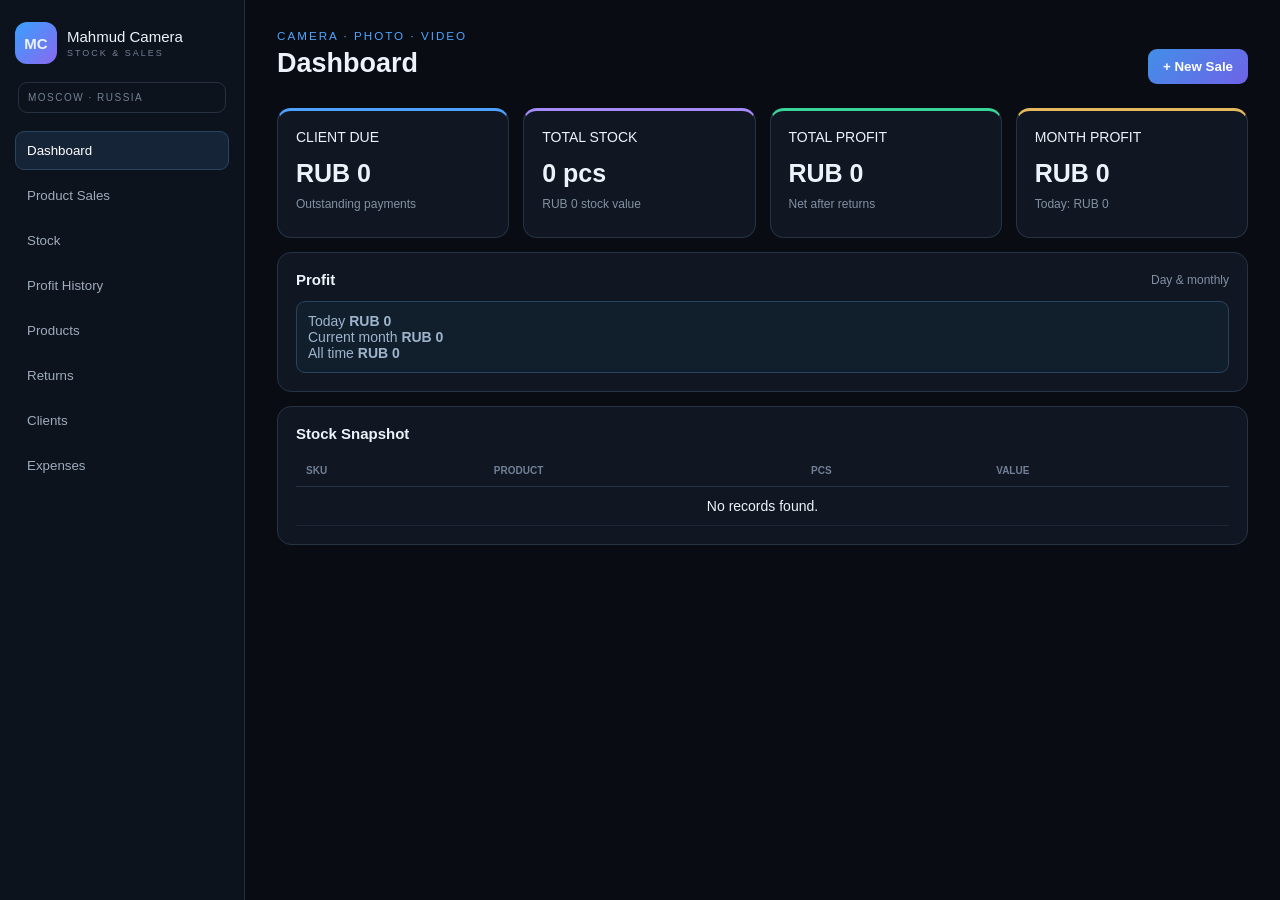
<file: index.html>
<!doctype html><html><head><meta charset="utf-8"><meta name="viewport" content="width=device-width,initial-scale=1"><title>Mahmud Camera Stock</title><link rel="stylesheet" href="styles.css"></head><body>
<aside><div class="brand"><b>MC</b><span>Mahmud Camera<small>STOCK & SALES</small></span></div><div class="loc">MOSCOW · RUSSIA</div><nav>
<button data-p="dashboard">Dashboard</button><button data-p="sales">Product Sales</button><button data-p="stock">Stock</button><button data-p="profit">Profit History</button><button data-p="products">Products</button><button data-p="returns">Returns</button><button data-p="clients">Clients</button><button data-p="expenses">Expenses</button></nav></aside>
<main><header><div><small>CAMERA · PHOTO · VIDEO</small><h1 id="title">Dashboard</h1></div><button id="quick">+ New Sale</button></header><section id="view"></section></main>
<div id="modal" class="hide"><div class="modal"><button id="x">×</button><div id="mb"></div></div></div><div id="toast"></div><script src="app.js"></script></body></html>
</file>
<file: styles.css>
*{box-sizing:border-box}body{margin:0;background:#090d13;color:#edf3fa;font:14px Segoe UI,Arial}aside{position:fixed;width:245px;top:0;bottom:0;background:#0d131c;border-right:1px solid #243041;padding:22px 15px}.brand{display:flex;gap:10px;align-items:center;font-size:15px}.brand>b{display:grid;place-items:center;width:42px;height:42px;border-radius:12px;background:linear-gradient(135deg,#39a0ff,#8968ef)}.brand small{display:block;color:#718097;font-size:9px;letter-spacing:2px;margin-top:3px}.loc{margin:18px 3px;padding:9px;border:1px solid #253142;border-radius:9px;color:#738196;font-size:10px;letter-spacing:1.5px}nav{display:grid;gap:6px}nav button{background:transparent;border:1px solid transparent;color:#9eabbc;padding:11px;border-radius:9px;text-align:left;cursor:pointer}nav button.active,nav button:hover{background:#162437;border-color:#29445f;color:white}main{margin-left:245px;padding:27px 32px}header{display:flex;justify-content:space-between;align-items:end;margin-bottom:24px}header small{color:#4da4ff;letter-spacing:2px}h1{margin:5px 0;font-size:27px}.card{background:#101722;border:1px solid #263344;border-radius:14px;padding:18px}.grid{display:grid;gap:14px}.kpis{grid-template-columns:repeat(4,1fr)}.two{grid-template-columns:1fr 1fr}.kpi{min-height:130px}.kpi b{display:block;font-size:25px;margin:14px 0 7px}.blue{border-top:3px solid #4ea1ff}.green{border-top:3px solid #39d49a}.gold{border-top:3px solid #e7b95d}.purple{border-top:3px solid #a68afa}.muted{color:#8190a3;font-size:12px}.btn,header button{border:0;background:linear-gradient(135deg,#428fe8,#6e63e7);color:#fff;padding:10px 15px;border-radius:9px;font-weight:700;cursor:pointer}.section{margin-top:14px}.head{display:flex;justify-content:space-between;align-items:center;margin-bottom:13px}.head h2{margin:0;font-size:15px}.tablewrap{overflow:auto}.table{width:100%;border-collapse:collapse}.table th{color:#718096;font-size:10px;text-transform:uppercase;text-align:left;padding:10px;border-bottom:1px solid #263344}.table td{padding:11px 10px;border-bottom:1px solid #1d2733;white-space:nowrap}.positive{color:#45d6a1}.negative{color:#ff7180}.badge{padding:5px 8px;border-radius:99px;background:#18304a;color:#7ebaff;font-size:10px}.toolbar{display:flex;justify-content:space-between;margin-bottom:14px}.search,.input,.select{background:#0b1119;border:1px solid #293648;color:#fff;border-radius:9px;padding:10px;width:100%;outline:0}.search{width:320px}.form{display:grid;grid-template-columns:1fr 1fr;gap:13px}.field{display:grid;gap:6px}.field.full{grid-column:1/-1}.field label{font-size:11px;color:#8997aa}.actions{text-align:right;margin-top:17px}.notice{padding:11px;background:#111f2d;border:1px solid #29435f;border-radius:9px;color:#9eb4cc;margin-top:12px}.modal{width:min(760px,95vw);max-height:90vh;overflow:auto;background:#101722;border:1px solid #334258;border-radius:15px;padding:24px;position:relative}.modal>button{position:absolute;right:12px;top:8px;background:none;border:0;color:#8290a2;font-size:25px}.hide{display:none}#modal{position:fixed;inset:0;background:#000b;display:grid;place-items:center;z-index:5}#modal.hide{display:none!important}.invoice{background:#f7f9fc;color:#17202d;padding:25px;border-radius:10px}.invoice .table{color:#17202d}.invoice .table th{color:#657388}.total{text-align:right;font-size:25px;font-weight:900;margin:18px 0}#toast{position:fixed;right:25px;bottom:25px;background:#172436;padding:12px 16px;border:1px solid #34506e;border-radius:9px;opacity:0;transition:.2s}#toast.show{opacity:1}@media(max-width:900px){aside{width:205px}main{margin-left:205px}.kpis{grid-template-columns:1fr 1fr}}@media(max-width:650px){aside{position:static;width:auto}main{margin:0;padding:18px}.kpis,.two,.form{grid-template-columns:1fr}}
</file>
